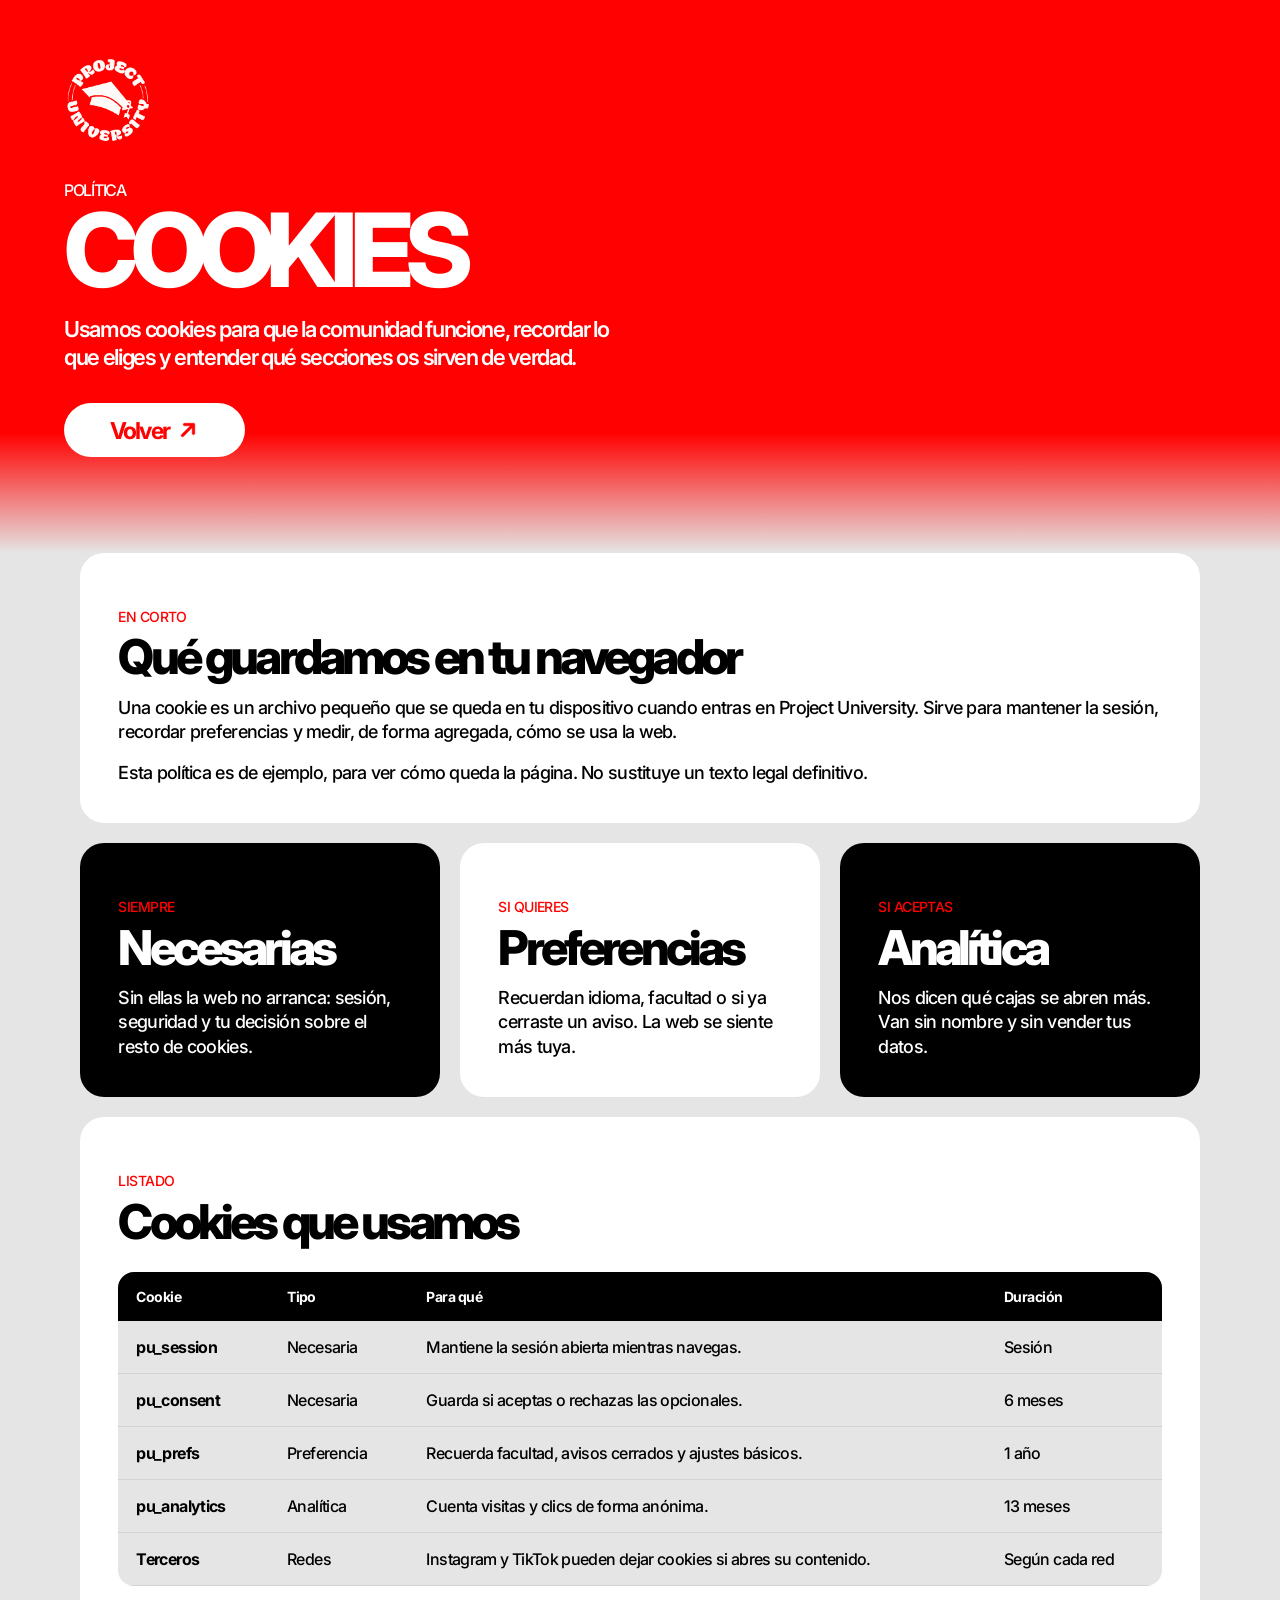
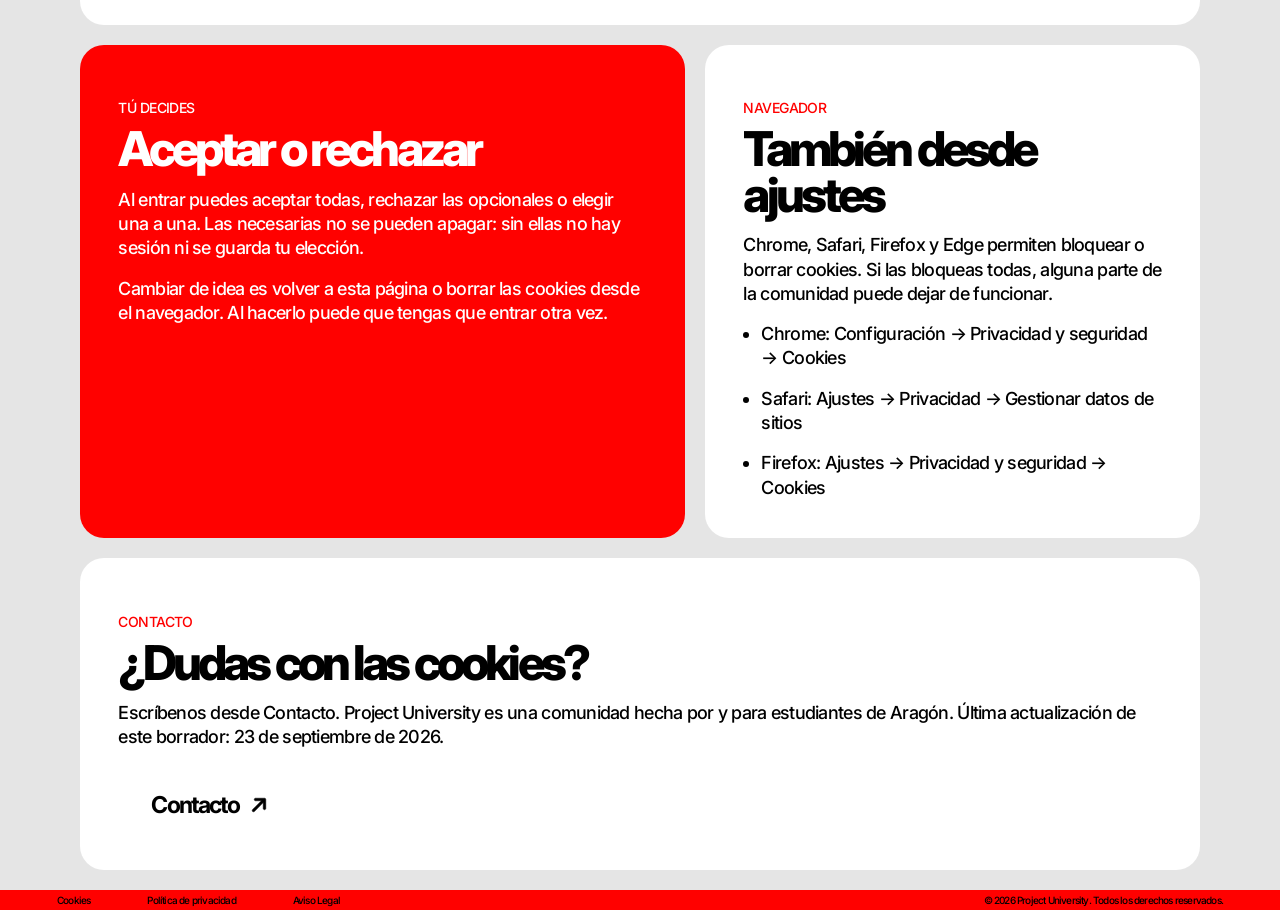
<file: cookies.html>
<!DOCTYPE html>
<html lang="es">
<head>
    <meta charset="UTF-8">
    <meta name="viewport" content="width=device-width, initial-scale=1.0">
    <title>Cookies · Project University</title>
    <link rel="icon" href="assets/fav-icon.png" type="image/png">
    <link rel="apple-touch-icon" href="assets/fav-icon.png">
    <link rel="manifest" href="site.webmanifest">
    <meta name="theme-color" content="#ff0100">
    <link rel="preconnect" href="https://fonts.googleapis.com">
    <link rel="preconnect" href="https://fonts.gstatic.com" crossorigin>
    <link href="https://fonts.googleapis.com/css2?family=Inter:wght@500;600;700;800&display=swap" rel="stylesheet">
    <link rel="stylesheet" href="styles.css">
</head>
<body>
    <main class="page legal-page">
        <header class="legal-hero">
            <a class="legal-logo" href="/">
                <img src="assets/logo-white.png" alt="Project University" width="88" height="88">
            </a>
            <p class="legal-kicker">POLÍTICA</p>
            <h1>COOKIES</h1>
            <p class="legal-lead">
                Usamos cookies para que la comunidad funcione, recordar lo que eliges
                y entender qué secciones os sirven de verdad.
            </p>
            <a class="btn btn-on-red" href="/">
                Volver
                <img src="assets/arrow-red.svg" alt="" width="22" height="22">
            </a>
        </header>

        <div class="legal-body">
            <section class="legal-panel">
                <p class="eyebrow">EN CORTO</p>
                <h2>Qué guardamos en tu navegador</h2>
                <p>
                    Una cookie es un archivo pequeño que se queda en tu dispositivo cuando entras
                    en Project University. Sirve para mantener la sesión, recordar preferencias
                    y medir, de forma agregada, cómo se usa la web.
                </p>
                <p>
                    Esta política es de ejemplo, para ver cómo queda la página. No sustituye
                    un texto legal definitivo.
                </p>
            </section>

            <section class="legal-types" aria-label="Tipos de cookies">
                <article class="legal-type">
                    <p class="eyebrow">SIEMPRE</p>
                    <h2>Necesarias</h2>
                    <p>Sin ellas la web no arranca: sesión, seguridad y tu decisión sobre el resto de cookies.</p>
                </article>
                <article class="legal-type legal-type-light">
                    <p class="eyebrow">SI QUIERES</p>
                    <h2>Preferencias</h2>
                    <p>Recuerdan idioma, facultad o si ya cerraste un aviso. La web se siente más tuya.</p>
                </article>
                <article class="legal-type">
                    <p class="eyebrow">SI ACEPTAS</p>
                    <h2>Analítica</h2>
                    <p>Nos dicen qué cajas se abren más. Van sin nombre y sin vender tus datos.</p>
                </article>
            </section>

            <section class="legal-panel">
                <p class="eyebrow">LISTADO</p>
                <h2>Cookies que usamos</h2>
                <div class="legal-table-wrap">
                    <table class="legal-table">
                        <thead>
                            <tr>
                                <th>Cookie</th>
                                <th>Tipo</th>
                                <th>Para qué</th>
                                <th>Duración</th>
                            </tr>
                        </thead>
                        <tbody>
                            <tr>
                                <td>pu_session</td>
                                <td>Necesaria</td>
                                <td>Mantiene la sesión abierta mientras navegas.</td>
                                <td>Sesión</td>
                            </tr>
                            <tr>
                                <td>pu_consent</td>
                                <td>Necesaria</td>
                                <td>Guarda si aceptas o rechazas las opcionales.</td>
                                <td>6 meses</td>
                            </tr>
                            <tr>
                                <td>pu_prefs</td>
                                <td>Preferencia</td>
                                <td>Recuerda facultad, avisos cerrados y ajustes básicos.</td>
                                <td>1 año</td>
                            </tr>
                            <tr>
                                <td>pu_analytics</td>
                                <td>Analítica</td>
                                <td>Cuenta visitas y clics de forma anónima.</td>
                                <td>13 meses</td>
                            </tr>
                            <tr>
                                <td>Terceros</td>
                                <td>Redes</td>
                                <td>Instagram y TikTok pueden dejar cookies si abres su contenido.</td>
                                <td>Según cada red</td>
                            </tr>
                        </tbody>
                    </table>
                </div>
            </section>

            <section class="legal-split">
                <article class="legal-panel legal-panel-red">
                    <p class="eyebrow">TÚ DECIDES</p>
                    <h2>Aceptar o rechazar</h2>
                    <p>
                        Al entrar puedes aceptar todas, rechazar las opcionales o elegir una a una.
                        Las necesarias no se pueden apagar: sin ellas no hay sesión ni se guarda tu elección.
                    </p>
                    <p>
                        Cambiar de idea es volver a esta página o borrar las cookies desde el navegador.
                        Al hacerlo puede que tengas que entrar otra vez.
                    </p>
                </article>
                <article class="legal-panel">
                    <p class="eyebrow">NAVEGADOR</p>
                    <h2>También desde ajustes</h2>
                    <p>Chrome, Safari, Firefox y Edge permiten bloquear o borrar cookies. Si las bloqueas todas, alguna parte de la comunidad puede dejar de funcionar.</p>
                    <ul>
                        <li>Chrome: Configuración → Privacidad y seguridad → Cookies</li>
                        <li>Safari: Ajustes → Privacidad → Gestionar datos de sitios</li>
                        <li>Firefox: Ajustes → Privacidad y seguridad → Cookies</li>
                    </ul>
                </article>
            </section>

            <section class="legal-panel legal-panel-last">
                <p class="eyebrow">CONTACTO</p>
                <h2>¿Dudas con las cookies?</h2>
                <p>
                    Escríbenos desde Contacto. Project University es una comunidad hecha por
                    y para estudiantes de Aragón. Última actualización de este borrador: 23 de septiembre de 2026.
                </p>
                <a class="btn btn-on-black" href="/#contacto">
                    Contacto
                    <img src="assets/arrow-black.svg" alt="" width="22" height="22">
                </a>
            </section>
        </div>

        <footer class="site-footer">
            <nav class="footer-links">
                <a href="/cookies" aria-current="page">Cookies</a>
                <a href="/#privacidad">Política de privacidad</a>
                <a href="/#aviso-legal">Aviso Legal</a>
            </nav>
            <p>© 2026 Project University. Todos los derechos reservados.</p>
        </footer>
    </main>
</body>
</html>
</file>
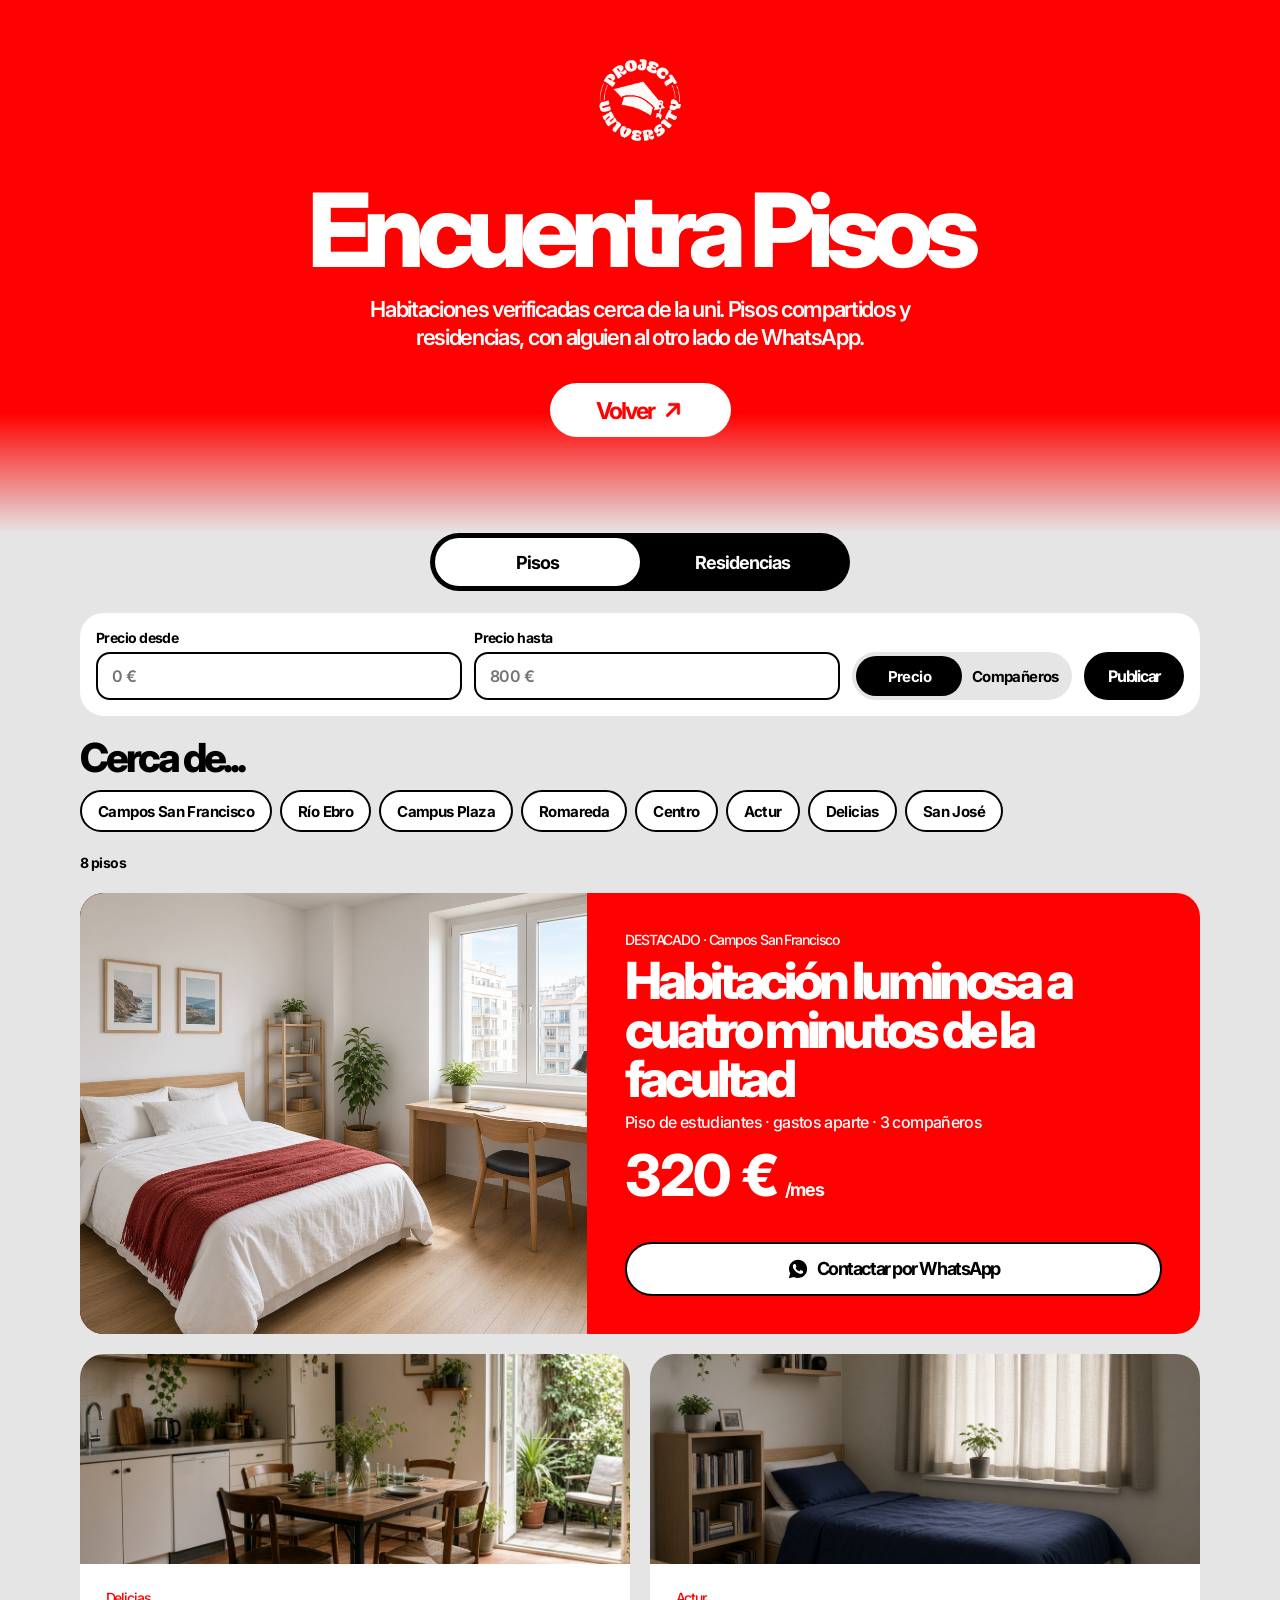
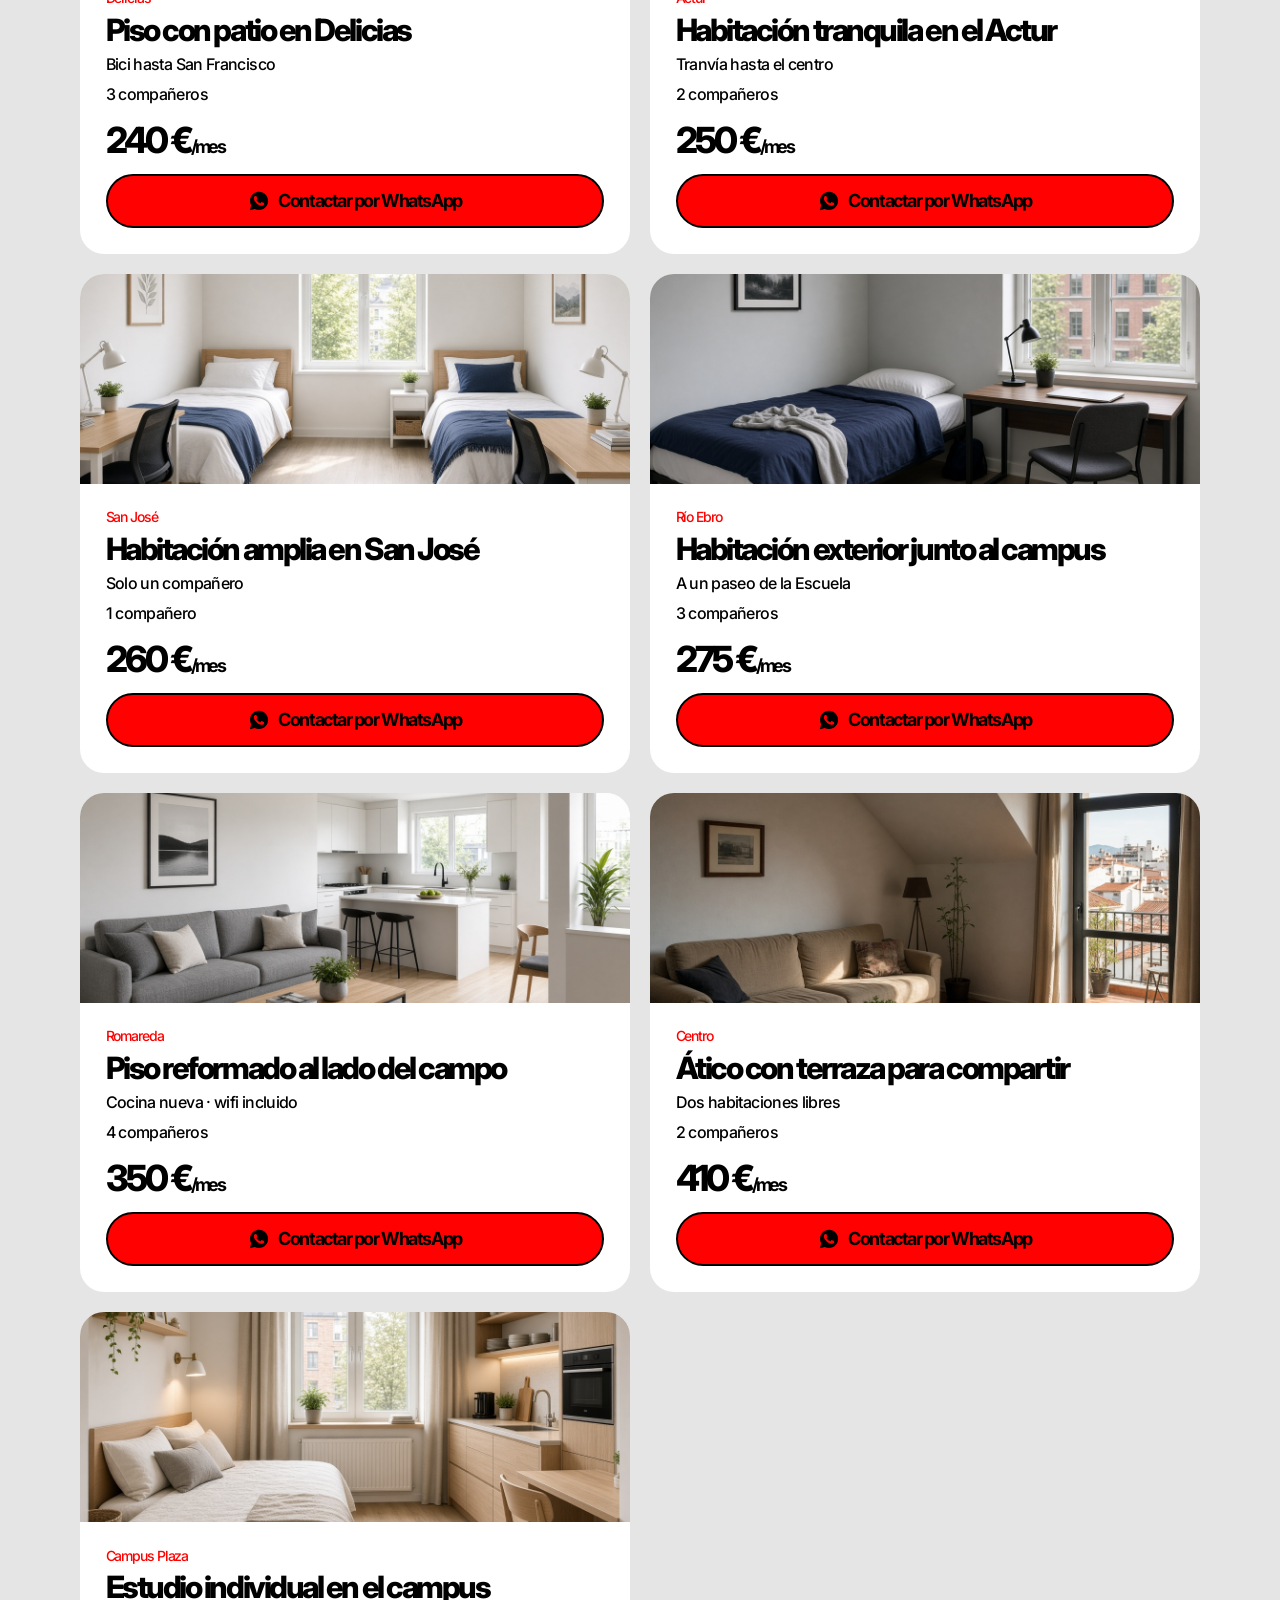
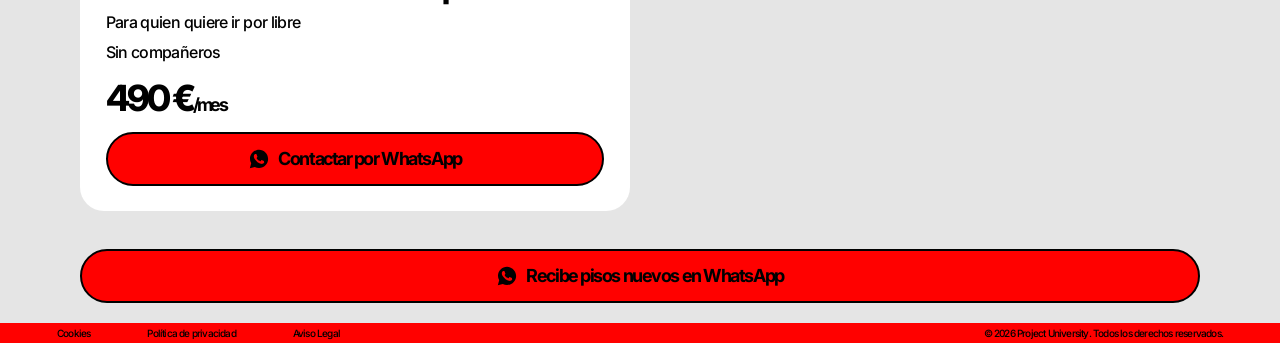
<file: pisos.html>
<!DOCTYPE html>
<html lang="es">
<head>
    <meta charset="UTF-8">
    <meta name="viewport" content="width=device-width, initial-scale=1.0">
    <title>Encuentra Pisos · Project University</title>
    <link rel="icon" href="assets/fav-icon.png" type="image/png">
    <link rel="apple-touch-icon" href="assets/fav-icon.png">
    <link rel="manifest" href="site.webmanifest">
    <meta name="theme-color" content="#ff0100">
    <link rel="preconnect" href="https://fonts.googleapis.com">
    <link rel="preconnect" href="https://fonts.gstatic.com" crossorigin>
    <link href="https://fonts.googleapis.com/css2?family=Inter:wght@500;600;700;800&display=swap" rel="stylesheet">
    <link rel="stylesheet" href="styles.css">
</head>
<body>
    <main class="page pisos-page">
        <header class="legal-hero pisos-hero">
            <a class="legal-logo" href="/">
                <img src="assets/logo-white.png" alt="Project University" width="88" height="88">
            </a>
            <h1>Encuentra Pisos</h1>
            <p class="legal-lead">
                Habitaciones verificadas cerca de la uni. Pisos compartidos y residencias,
                con alguien al otro lado de WhatsApp.
            </p>
            <a class="btn btn-on-red" href="/">
                Volver
                <img src="assets/arrow-red.svg" alt="" width="22" height="22">
            </a>
        </header>

        <div class="legal-body pisos-body">
            <div class="mode-switch" role="group" aria-label="Tipo de alojamiento">
                <button type="button" data-type="piso" aria-pressed="true">Pisos</button>
                <button type="button" data-type="residencia" aria-pressed="false">Residencias</button>
            </div>

            <div class="pisos-filters">
                <label class="price-field">
                    <span>Precio desde</span>
                    <input id="price-min" type="number" inputmode="numeric" min="0" step="10" placeholder="0 €">
                </label>
                <label class="price-field">
                    <span>Precio hasta</span>
                    <input id="price-max" type="number" inputmode="numeric" min="0" step="10" placeholder="800 €">
                </label>
                <div class="sort-switch" role="group" aria-label="Ordenar por">
                    <button type="button" data-sort="precio" aria-pressed="true">Precio</button>
                    <button type="button" data-sort="companeros" aria-pressed="false">Compañeros</button>
                </div>
                <button class="btn btn-solid pisos-publish" type="button" id="open-publish">Publicar</button>
            </div>

            <section class="cerca" aria-labelledby="cerca-title">
                <h2 id="cerca-title">Cerca de...</h2>
                <div class="zone-row" id="zones"></div>
            </section>

            <p class="piso-count" id="piso-count" aria-live="polite"></p>
            <div class="piso-list" id="piso-list"></div>
            <a class="btn wa-btn pisos-alerts" href="https://linktr.ee/projectuniversity_" target="_blank" rel="noopener noreferrer">
                <svg viewBox="0 0 24 24" width="22" height="22" aria-hidden="true">
                    <path fill="currentColor" d="M12.04 2C6.58 2 2.15 6.4 2.15 11.83c0 1.74.46 3.44 1.34 4.94L2 22l5.39-1.4a10 10 0 0 0 4.65 1.18h.01c5.46 0 9.89-4.4 9.89-9.83C21.94 6.4 17.5 2 12.04 2zm5.76 13.9c-.24.68-1.4 1.3-1.94 1.38-.5.08-1.12.11-1.8-.11-.42-.14-.95-.31-1.64-.6-2.88-1.24-4.76-4.14-4.9-4.33-.14-.19-1.16-1.54-1.16-2.94s.73-2.08 1-2.37c.24-.28.64-.41 1.02-.41.12 0 .23 0 .33.01.3.01.44.03.64.49.24.58.82 2 .89 2.15.07.14.12.32.02.5-.1.19-.14.31-.28.48-.14.16-.3.37-.42.49-.14.14-.28.29-.12.55.16.26.7 1.16 1.5 1.88 1.04.92 1.91 1.21 2.18 1.35.27.14.43.12.59-.07.16-.19.68-.79.86-1.06.18-.28.36-.23.6-.14.24.09 1.54.73 1.8.86.26.13.44.2.5.31.07.11.07.64-.17 1.32z"/>
                </svg>
                Recibe pisos nuevos en WhatsApp
            </a>
        </div>

        <dialog class="pisos-dialog" id="publish-dialog" aria-labelledby="publish-title">
            <div class="pisos-sheet">
                <header class="pisos-sheet-bar">
                    <p>PUBLICAR</p>
                    <button class="pisos-sheet-close" type="button" data-close>Cerrar</button>
                </header>
                <div class="pisos-sheet-body">
                    <form class="pisos-form" id="publish-form" novalidate>
                        <p class="eyebrow">TU OFERTA</p>
                        <h2 id="publish-title">Publica un piso</h2>
                        <p class="pisos-form-lead">Sale en el listado de esta comunidad. El destacado de la página se queda fijo.</p>

                        <label class="field">
                            <span>Título</span>
                            <input name="titulo" type="text" required maxlength="80" placeholder="Habitación luminosa en el centro">
                        </label>
                        <label class="field">
                            <span>Zona</span>
                            <select name="zona" required></select>
                        </label>
                        <div class="pisos-form-row">
                            <label class="field">
                                <span>Precio al mes</span>
                                <input name="precio" type="number" inputmode="numeric" min="1" max="5000" required placeholder="320">
                            </label>
                            <label class="field">
                                <span>Compañeros</span>
                                <input name="companeros" type="number" inputmode="numeric" min="0" max="12" required placeholder="2">
                            </label>
                        </div>
                        <label class="field">
                            <span>WhatsApp</span>
                            <input name="whatsapp" type="tel" inputmode="tel" required maxlength="20" placeholder="600 000 000">
                        </label>
                        <p class="form-error" data-form-error hidden></p>
                        <button class="btn btn-solid pisos-publish" type="submit">Publicar</button>
                    </form>
                </div>
            </div>
        </dialog>

        <footer class="site-footer">
            <nav class="footer-links">
                <a href="/cookies">Cookies</a>
                <a href="/#privacidad">Política de privacidad</a>
                <a href="/#aviso-legal">Aviso Legal</a>
            </nav>
            <p>© 2026 Project University. Todos los derechos reservados.</p>
        </footer>
    </main>
    <script src="pisos.js"></script>
</body>
</html>
</file>
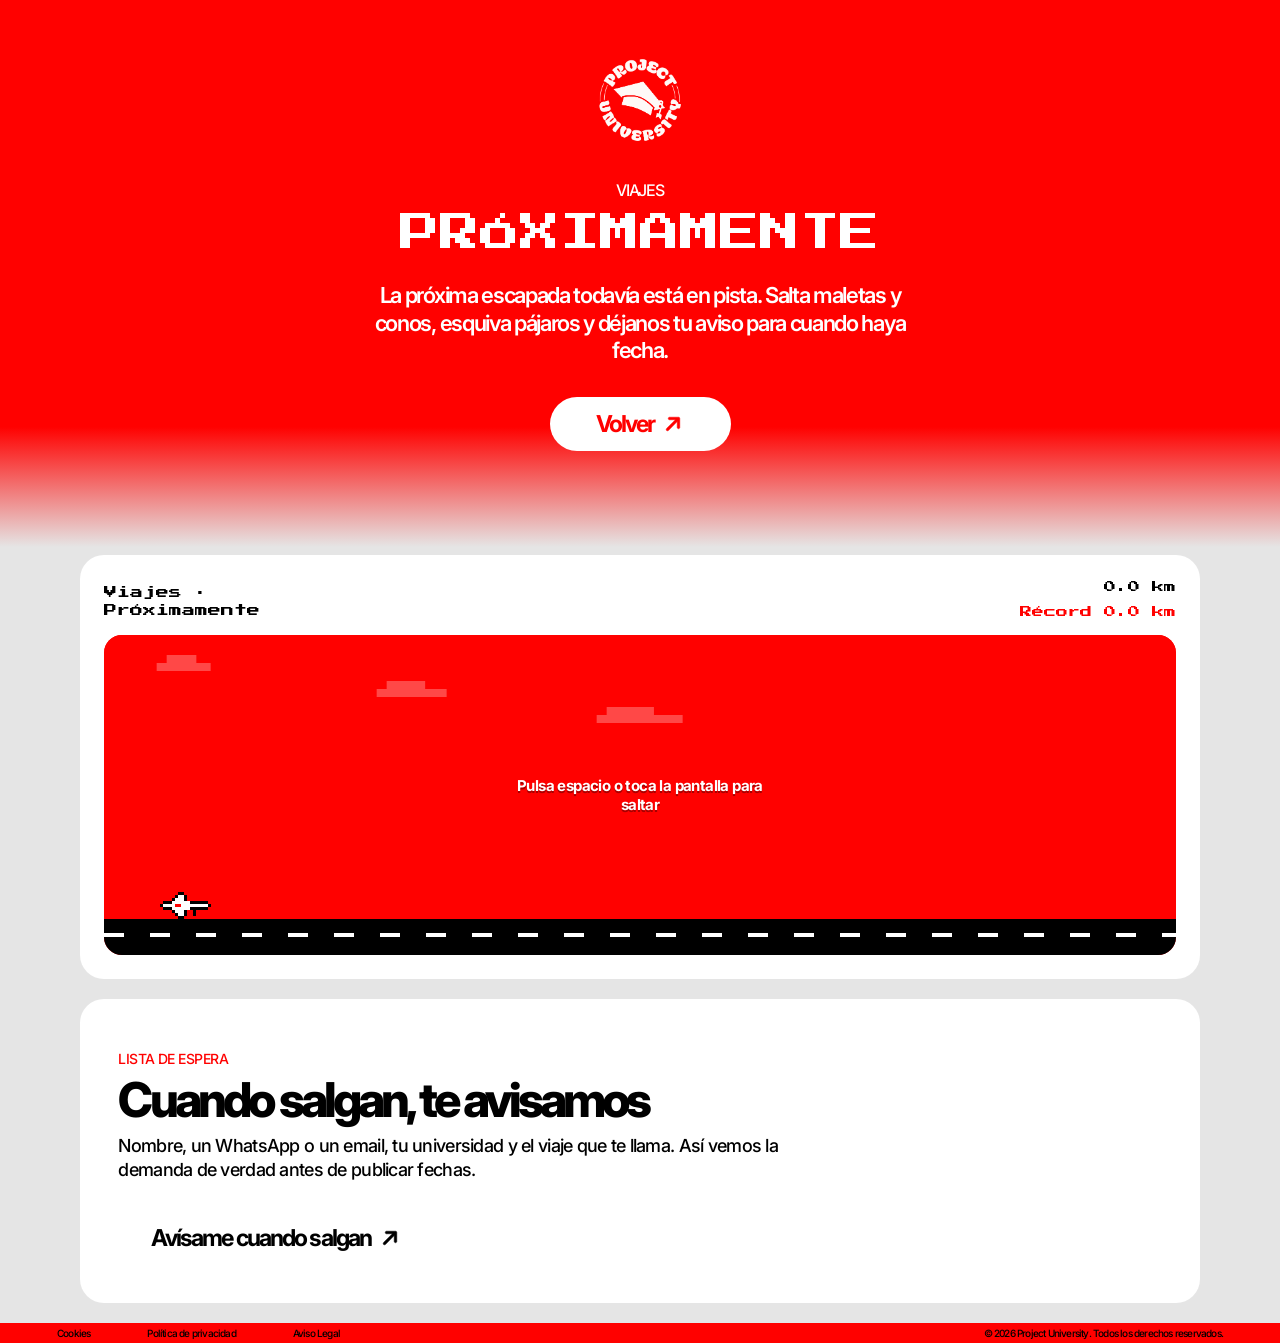
<file: viajes.html>
<!DOCTYPE html>
<html lang="es">
<head>
    <meta charset="UTF-8">
    <meta name="viewport" content="width=device-width, initial-scale=1.0">
    <title>Viajes · Próximamente · Project University</title>
    <link rel="icon" href="assets/fav-icon.png" type="image/png">
    <link rel="apple-touch-icon" href="assets/fav-icon.png">
    <link rel="manifest" href="site.webmanifest">
    <meta name="theme-color" content="#ff0100">
    <link rel="preconnect" href="https://fonts.googleapis.com">
    <link rel="preconnect" href="https://fonts.gstatic.com" crossorigin>
    <link href="https://fonts.googleapis.com/css2?family=Inter:wght@500;600;700;800&family=Press+Start+2P&display=swap" rel="stylesheet">
    <link rel="stylesheet" href="styles.css">
</head>
<body>
    <main class="page viajes-page">
        <header class="legal-hero viajes-hero">
            <a class="legal-logo" href="/">
                <img src="assets/logo-white.png" alt="Project University" width="88" height="88">
            </a>
            <p class="legal-kicker">VIAJES</p>
            <h1>PRÓXIMAMENTE</h1>
            <p class="legal-lead">
                La próxima escapada todavía está en pista. Salta maletas y conos,
                esquiva pájaros y déjanos tu aviso para cuando haya fecha.
            </p>
            <a class="btn btn-on-red" href="/">
                Volver
                <img src="assets/arrow-red.svg" alt="" width="22" height="22">
            </a>
        </header>

        <div class="legal-body viajes-body">
            <section class="flight-card" aria-label="Viajes · Próximamente">
                <div class="flight-top">
                    <p class="pixel flight-label">Viajes · Próximamente</p>
                    <div class="flight-meters">
                        <p class="pixel"><span data-km>0.0</span> km</p>
                        <p class="pixel flight-record">Récord <span data-record>0.0</span> km</p>
                    </div>
                </div>
                <div class="flight-stage" id="flight-stage">
                    <canvas id="flight" width="640" height="320" aria-hidden="true"></canvas>
                    <div class="flight-overlay">
                        <p class="pixel flight-boom" data-status hidden>Turbulencias</p>
                        <p class="flight-scoreline" data-scoreline hidden></p>
                        <p class="flight-hint" data-hint>Pulsa espacio o toca la pantalla para saltar</p>
                    </div>
                </div>
            </section>

            <section class="legal-panel viajes-wait">
                <p class="eyebrow">LISTA DE ESPERA</p>
                <h2>Cuando salgan, te avisamos</h2>
                <p>
                    Nombre, un WhatsApp o un email, tu universidad y el viaje que te llama.
                    Así vemos la demanda de verdad antes de publicar fechas.
                </p>
                <button class="btn btn-on-black viajes-cta" type="button" id="open-waitlist">
                    Avísame cuando salgan
                    <img src="assets/arrow-black.svg" alt="" width="22" height="22">
                </button>
            </section>
        </div>

        <dialog class="waitlist-dialog" id="waitlist-dialog" aria-labelledby="waitlist-title">
            <div class="waitlist-screen">
                <header class="waitlist-bar">
                    <p class="waitlist-bar-kicker">VIAJES</p>
                    <button class="waitlist-close" type="button" data-close>Cerrar</button>
                </header>
                <div class="waitlist-screen-body">
            <form class="waitlist-form" id="waitlist-form" novalidate>
                <p class="eyebrow">AVISO</p>
                <h2 id="waitlist-title">Avísame cuando salgan</h2>
                <p class="waitlist-lead">Formulario corto. Solo para la lista de espera de viajes.</p>

                <label class="field">
                    <span>Nombre</span>
                    <input name="nombre" type="text" autocomplete="name" required maxlength="80" placeholder="Tu nombre">
                </label>
                <label class="field">
                    <span>WhatsApp o email</span>
                    <input name="contacto" type="text" autocomplete="email" inputmode="email" required maxlength="120" placeholder="600 000 000 o tu@email.com">
                </label>
                <label class="field">
                    <span>Universidad</span>
                    <input name="universidad" type="text" autocomplete="organization" required maxlength="120" placeholder="Universidad de Zaragoza">
                </label>

                <fieldset class="field">
                    <legend>Qué viaje te interesa</legend>
                    <div class="trip-options">
                        <label><input type="radio" name="tipo" value="nieve" required> Nieve</label>
                        <label><input type="radio" name="tipo" value="playa"> Playa</label>
                        <label><input type="radio" name="tipo" value="fin de curso"> Fin de curso</label>
                        <label><input type="radio" name="tipo" value="internacional"> Internacional</label>
                    </div>
                </fieldset>

                <label class="privacy-check">
                    <input name="privacidad" type="checkbox" required>
                    <span>Acepto la <a href="/#privacidad">política de privacidad</a> y que Project University guarde estos datos para avisarme.</span>
                </label>

                <p class="form-error" data-form-error hidden></p>

                <button class="btn btn-on-black viajes-cta" type="submit">
                    Apuntarme
                    <img src="assets/arrow-black.svg" alt="" width="22" height="22">
                </button>
            </form>
            <div class="waitlist-thanks" data-thanks hidden>
                <p class="eyebrow">LISTA</p>
                <h2>Estás dentro</h2>
                <p>Te escribimos cuando haya fecha para ese viaje.</p>
                <button class="btn btn-on-black viajes-cta" type="button" data-close>
                    Cerrar
                    <img src="assets/arrow-black.svg" alt="" width="22" height="22">
                </button>
            </div>
                </div>
            </div>
        </dialog>

        <footer class="site-footer">
            <nav class="footer-links">
                <a href="/cookies">Cookies</a>
                <a href="/#privacidad">Política de privacidad</a>
                <a href="/#aviso-legal">Aviso Legal</a>
            </nav>
            <p>© 2026 Project University. Todos los derechos reservados.</p>
        </footer>
    </main>
    <script src="viajes.js"></script>
</body>
</html>
</file>
<file: styles.css>
:root {
    --red: #ff0100;
    --black: #000000;
    --white: #ffffff;
    --bg: #e5e5e5;
    --radius: 24px;
    --gap: 20px;
    --pad: 20px;
    --font: "Inter", sans-serif;
}

* {
    margin: 0;
    padding: 0;
    box-sizing: border-box;
}

html {
    scroll-behavior: smooth;
}

html,
body {
    min-height: 100%;
}

body {
    font-family: var(--font);
    background: var(--bg);
    color: var(--black);
    -webkit-font-smoothing: antialiased;
}

img,
svg,
picture,
video,
canvas {
    -webkit-user-drag: none;
    user-select: none;
    -webkit-user-select: none;
    -webkit-touch-callout: none;
}

img {
    display: block;
    max-width: 100%;
}

a {
    color: inherit;
    text-decoration: none;
}

.page {
    min-height: 100vh;
    min-height: 100dvh;
    display: flex;
    flex-direction: column;
    background: var(--bg);
}

.hero {
    position: relative;
    min-height: 100vh;
    min-height: 100dvh;
    background: var(--red);
    color: var(--white);
    display: flex;
    flex-direction: column;
    align-items: center;
    justify-content: flex-start;
    text-align: center;
    overflow: hidden;
    padding: 72px 24px 0;
}

.hero::after {
    content: "";
    position: absolute;
    left: 0;
    right: 0;
    bottom: 0;
    height: 52vh;
    background: linear-gradient(
        180deg,
        rgb(229 229 229 / 0%) 0%,
        rgb(229 229 229 / 12%) 35%,
        var(--bg) 100%
    );
    pointer-events: none;
    z-index: 0;
}

.hero-logo {
    width: 116px;
    height: 116px;
    object-fit: contain;
    margin-bottom: 32px;
    position: relative;
    z-index: 2;
}

.hero-title {
    position: relative;
    z-index: 2;
    width: 100%;
    font-size: clamp(42px, 5.4vw, 78px);
    font-weight: 700;
    letter-spacing: -0.08em;
    line-height: 1.078;
    max-width: 1201px;
}

.br-narrow {
    display: none;
}

.hero-last {
    display: flex;
    align-items: center;
    justify-content: center;
    gap: 0.18em;
    white-space: nowrap;
}

.hero-flecha {
    width: 0.86em;
    height: 0.8em;
    flex-shrink: 0;
}

.hero-smiley {
    width: 1.06em;
    height: 0.94em;
    flex-shrink: 0;
}

.hero-lead {
    position: relative;
    z-index: 2;
    margin-top: 28px;
    font-size: 24px;
    font-weight: 500;
    letter-spacing: -0.08em;
    line-height: 1.25;
    max-width: 559px;
}

.hero-scroll {
    position: relative;
    z-index: 2;
    margin-top: 48px;
    width: 38px;
    height: 38px;
    animation: hero-bounce 1.8s ease-in-out infinite;
}

.hero-scroll img {
    width: 38px;
    height: 38px;
}

@keyframes hero-bounce {
    0%,
    100% { transform: translateY(0); }
    50% { transform: translateY(8px); }
}

.hero-deco {
    position: absolute;
    pointer-events: none;
    z-index: 1;
    will-change: transform;
}

.hero-keys {
    left: 2%;
    top: 18%;
    width: min(28vw, 380px);
    transform-origin: 32% 10%;
    transform: rotate(-31.3deg);
    animation: hero-keys-move 2.8s ease-in-out infinite alternate;
}

.hero-wa {
    right: 14%;
    top: 16%;
    width: min(16vw, 228px);
    transform-origin: center center;
    animation: hero-wa-move 2.4s ease-in-out 0.35s infinite alternate;
}

.hero-bag {
    right: 4%;
    top: 42%;
    width: min(22vw, 320px);
    object-fit: contain;
    transform-origin: 50% 80%;
    animation: hero-bag-move 3.2s ease-in-out 0.7s infinite alternate;
}

@keyframes hero-keys-move {
    from { transform: rotate(-31.3deg) translate(0, 0); }
    to { transform: rotate(-38.8deg) translate(-3.24%, -16.29%); }
}

@keyframes hero-wa-move {
    from { transform: scale(1) translate(0, 0); }
    to { transform: scale(1.094) translate(-1%, 10%); }
}

@keyframes hero-bag-move {
    from { transform: rotate(0deg) translate(0, 0); }
    to { transform: rotate(2.89deg) translate(0, 8%); }
}

@media (prefers-reduced-motion: reduce) {
    .hero-deco,
    .hero-scroll,
    .logo-corona {
        animation: none;
    }
}

.bento {
    flex: 1;
    width: 100%;
    min-height: 100vh;
    min-height: 100dvh;
    padding: var(--pad);
    display: flex;
    flex-direction: column;
    gap: var(--gap);
    background: var(--bg);
}

.fila-01 {
    display: flex;
    gap: var(--gap);
    height: 290px;
    flex-shrink: 0;
}

.fila-02 {
    flex: 1 1 auto;
    min-height: 0;
    max-height: 640px;
    display: grid;
    grid-template-columns: minmax(0, 1fr) minmax(0, 1fr) 200px minmax(0, 1fr) minmax(0, 1fr);
    grid-template-rows: 200px minmax(0, 1fr);
    grid-template-areas:
        "pisos viajes logo tablon tablon"
        "pisos viajes multi  multi  multi";
    gap: var(--gap);
}

.col-derecha,
.superior {
    display: contents;
}

.card {
    position: relative;
    overflow: hidden;
    border-radius: var(--radius);
    cursor: pointer;
}

.card-copy {
    position: relative;
    z-index: 2;
    display: flex;
    flex-direction: column;
    align-items: flex-start;
    min-width: 0;
    max-width: 100%;
}

.card h2 {
    font-weight: 800;
    line-height: 1;
    letter-spacing: -0.08em;
}

.subtitle {
    font-weight: 600;
    letter-spacing: -0.08em;
    line-height: 1.2;
}

.eyebrow {
    font-weight: 500;
    letter-spacing: -0.08em;
    line-height: 1.2;
}

.btn {
    display: inline-flex;
    align-items: center;
    justify-content: center;
    gap: 8px;
    height: 54px;
    min-width: 181px;
    padding: 8px 31px;
    border-radius: 32px;
    font-family: inherit;
    font-size: 23.25px;
    font-weight: 700;
    letter-spacing: -0.08em;
    line-height: 1;
    white-space: nowrap;
    border: 2px solid transparent;
    transition: transform 0.2s ease, background-color 0.2s ease, color 0.2s ease, border-color 0.2s ease, filter 0.2s ease;
}

.btn img {
    width: 22px;
    height: 22px;
    transform: rotate(180deg);
    flex-shrink: 0;
}

.btn:hover {
    transform: scale(1.03);
}

.btn-on-red {
    background: var(--white);
    color: var(--red);
}

.btn-on-red:hover,
.btn-on-red:focus-visible {
    background: var(--black);
    color: var(--red);
    border-color: var(--red);
}

.btn-on-black {
    background: var(--white);
    color: var(--black);
}

.btn-on-black:hover,
.btn-on-black:focus-visible {
    background: var(--red);
    color: var(--white);
    border-color: var(--white);
}

.btn-on-black:hover img,
.btn-on-black:focus-visible img {
    filter: brightness(0) invert(1);
}

.btn-outline {
    background: transparent;
    color: var(--white);
    border-color: var(--red);
    width: 100%;
    min-width: 0;
}

.btn-outline:hover,
.btn-outline:focus-visible {
    background: var(--white);
    color: var(--red);
    border-color: var(--white);
}

.btn-outline:hover img,
.btn-outline:focus-visible img {
    filter: brightness(0) saturate(100%) invert(16%) sepia(97%) saturate(7492%) hue-rotate(1deg) brightness(97%) contrast(118%);
}

.art {
    position: absolute;
    pointer-events: none;
    z-index: 1;
    transition: transform 0.55s cubic-bezier(0.33, 1, 0.68, 1);
}

/* GRUPOS */
.card-grupos {
    flex: 1.59;
    min-width: 0;
    background: var(--red);
    color: var(--white);
    padding: 40px 34px 40px 32px;
    display: flex;
    align-items: center;
    transform-origin: center center;
    transition: background-color 0.5s ease, transform 0.6s cubic-bezier(0.22, 1, 0.36, 1);
}

.card-grupos:hover,
.card-grupos:focus-within {
    background: var(--black);
}

.card-grupos h2 {
    font-size: 64px;
}

.card-grupos .subtitle {
    font-size: 28px;
    margin-top: 2px;
}

.card-grupos .btn {
    margin-top: 45px;
}

.art-whatsapp {
    width: 311px;
    height: 311px;
    right: 0;
    top: -16px;
    object-fit: cover;
}

/* SALSEO */
.card-salseo {
    flex: 1;
    min-width: 0;
    color: var(--white);
    padding: 40px 34px 40px 32px;
    display: flex;
    align-items: center;
    background: var(--red);
    transform-origin: center center;
    transition: background-color 0.5s ease, transform 0.6s cubic-bezier(0.22, 1, 0.36, 1);
}

.card-salseo:hover,
.card-salseo:focus-within {
    background: var(--black);
}

.card-salseo::before,
.card-salseo::after {
    content: "";
    position: absolute;
    inset: 0;
    border-radius: inherit;
    pointer-events: none;
    transition: opacity 0.5s ease;
}

.card-salseo::before {
    background: url("assets/salseo.jpg") center / cover no-repeat;
    opacity: 0.8;
}

.card-salseo::after {
    background: url("assets/salseo2.png") center / cover no-repeat;
    opacity: 0;
}

.card-salseo:hover::before,
.card-salseo:focus-within::before {
    opacity: 0;
}

.card-salseo:hover::after,
.card-salseo:focus-within::after {
    opacity: 0.8;
}

.card-salseo h2 {
    font-size: 56px;
}

.card-salseo .subtitle {
    font-size: 20px;
    margin-top: 4px;
}

.card-salseo .btn {
    margin-top: 38px;
}

/* PISOS */
.card-pisos {
    grid-area: pisos;
    min-width: 0;
    background: var(--black);
    color: var(--white);
    padding: 50px clamp(16px, 2.2vw, 32px) 0;
    transform-origin: center center;
    transition: background-color 0.5s ease, transform 0.6s cubic-bezier(0.22, 1, 0.36, 1);
}

.card-pisos:hover,
.card-pisos:focus-within {
    background: var(--red);
}

.card-pisos .eyebrow {
    display: flex;
    align-items: center;
    height: 29px;
    color: var(--red);
    font-size: 16px;
    line-height: 1;
    transition: color 0.5s ease;
}

.card-pisos:hover .eyebrow,
.card-pisos:focus-within .eyebrow {
    color: var(--white);
}

.card-pisos h2 {
    font-size: clamp(40px, 3.9vw, 56px);
    margin-top: 2px;
}

.card-pisos .subtitle {
    font-size: 20px;
    margin-top: 4px;
}

.card-pisos .btn {
    margin-top: 61px;
    min-width: 0;
    width: min(181px, 100%);
}

.art-llaves {
    width: 260px;
    height: 460px;
    left: auto;
    top: auto;
    right: -118px;
    bottom: -70px;
    object-fit: contain;
    max-width: none;
    transform: rotate(-11.4deg);
    transform-origin: 100% 90%;
}

/* VIAJES */
.card-viajes {
    grid-area: viajes;
    min-width: 0;
    background: var(--black);
    color: var(--white);
    padding: 50px clamp(16px, 2.2vw, 32px) 0;
    transform-origin: center center;
    transition: background-color 0.5s ease, transform 0.6s cubic-bezier(0.22, 1, 0.36, 1);
}

.card-viajes:hover,
.card-viajes:focus-within {
    background: var(--red);
}

.what-next {
    width: min(153px, 100%);
    height: 29px;
    overflow: hidden;
    position: relative;
}

.what-next img {
    position: absolute;
    height: 411.51%;
    width: 136.44%;
    left: -19.26%;
    top: -146.22%;
    max-width: none;
    object-fit: cover;
}

.card-viajes h2 {
    font-size: clamp(40px, 3.9vw, 56px);
    margin-top: 2px;
}

.card-viajes .subtitle {
    font-size: 20px;
    margin-top: 4px;
}

.card-viajes .btn {
    margin-top: 61px;
    min-width: 0;
    width: min(181px, 100%);
}

.art-maleta {
    width: 263px;
    height: 314px;
    left: 50%;
    bottom: -8px;
    transform: translateX(0%);
    object-fit: cover;
    object-position: 70% 20%;
}

@media (prefers-reduced-motion: no-preference) {
    .card-grupos:hover,
    .card-grupos:focus-within,
    .card-salseo:hover,
    .card-salseo:focus-within,
    .card-tablon:hover,
    .card-tablon:focus-within,
    .card-pisos:hover,
    .card-pisos:focus-within,
    .card-viajes:hover,
    .card-viajes:focus-within {
        transform: scale(0.985);
    }

    .card-tablon:hover .art-notas,
    .card-tablon:focus-within .art-notas {
        transform: scale(1.08) rotate(-6deg);
    }

    .multi-poster:hover img,
    .multi-poster:focus-within img {
        transform: scale(1.06);
    }
}

/* LOGO */
.card-logo {
    grid-area: logo;
    width: 200px;
    height: 200px;
    flex-shrink: 0;
    background: var(--white);
    display: flex;
    align-items: center;
    justify-content: center;
    padding: 20px;
    cursor: default;
}

.logo-mark {
    position: relative;
    width: 158px;
    height: 158px;
    flex-shrink: 0;
}

.logo-mark img {
    position: absolute;
    inset: 0;
    width: 100%;
    height: 100%;
    object-fit: contain;
}

.logo-corona {
    animation: logo-spin 14s linear infinite;
}

@keyframes logo-spin {
    to { transform: rotate(360deg); }
}

/* TABLÓN */
.card-tablon {
    grid-area: tablon;
    min-width: 0;
    background: var(--red);
    color: var(--white);
    padding: 24px 32px;
    display: flex;
    align-items: center;
    justify-content: space-between;
    flex-wrap: wrap;
    gap: 16px 24px;
    transform-origin: center center;
    transition: background-color 0.5s ease, transform 0.6s cubic-bezier(0.22, 1, 0.36, 1);
}

.card-tablon:hover,
.card-tablon:focus-within {
    background: var(--black);
}

.card-tablon .card-copy {
    flex: 0 0 auto;
}

.card-tablon .btn {
    display: flex;
    flex: 1 1 auto;
    width: auto;
    max-width: none;
    min-width: 181px;
    margin-left: 18%;
}

.card-tablon .eyebrow {
    font-size: 16px;
    transition: color 0.5s ease;
}

.card-tablon:hover .eyebrow,
.card-tablon:focus-within .eyebrow {
    color: var(--red);
}

.card-tablon h2 {
    font-size: 56px;
}

.card-tablon .subtitle {
    font-size: 20px;
}

.card-tablon .art-notas {
    display: none;
}

/* MULTIFUNCIÓN */
.card-multi {
    grid-area: multi;
    min-width: 0;
    min-height: 0;
    background: var(--black);
    padding: clamp(16px, 2vw, 28px) clamp(20px, 2.4vw, 32px);
    display: flex;
    align-items: stretch;
    justify-content: flex-start;
    gap: clamp(16px, 2.4vw, 40px);
    cursor: default;
}

.multi-poster {
    flex: 0 0 auto;
    height: 100%;
    width: auto;
    max-width: min(341px, 46%);
    aspect-ratio: 341 / 360;
    border-radius: var(--radius);
    overflow: hidden;
    background: var(--white);
}

.multi-poster img {
    width: 100%;
    height: 100%;
    object-fit: cover;
    object-position: center;
    transition: transform 0.55s cubic-bezier(0.33, 1, 0.68, 1);
}

.multi-poster .multi-fallback {
    object-position: center 28%;
}

.multi-poster {
    position: relative;
}

.multi-fallback {
    display: block;
}

.multi-poster.has-slides .multi-fallback {
    opacity: 0;
}

.multi-slide.is-default img {
    object-position: center;
}

.multi-slide {
    position: absolute;
    inset: 0;
    z-index: 1;
    display: block;
    overflow: hidden;
    color: var(--white);
    text-decoration: none;
    background: var(--red);
    opacity: 0;
    pointer-events: none;
    transition: opacity 0.45s ease;
}

.multi-slide.is-active {
    opacity: 1;
    pointer-events: auto;
}

.multi-slide-copy {
    position: absolute;
    left: 0;
    right: 0;
    bottom: 0;
    z-index: 1;
    padding: 22px 10px 8px;
    background: linear-gradient(transparent, rgba(0, 0, 0, 0.72));
}

.multi-kicker {
    display: block;
    margin-bottom: 2px;
    font-size: 9px;
    font-weight: 700;
    letter-spacing: 0.12em;
    text-transform: uppercase;
    color: rgba(255, 255, 255, 0.78);
}

.multi-title {
    display: -webkit-box;
    -webkit-line-clamp: 3;
    -webkit-box-orient: vertical;
    overflow: hidden;
    font-size: clamp(11px, 1.15vw, 16px);
    font-weight: 800;
    line-height: 1.05;
    letter-spacing: -0.03em;
}

.multi-dots {
    position: absolute;
    z-index: 2;
    top: 8px;
    left: 8px;
    display: flex;
    gap: 4px;
}

.multi-dots button {
    width: 6px;
    height: 6px;
    padding: 0;
    border: 0;
    border-radius: 99px;
    background: rgba(255, 255, 255, 0.55);
    cursor: pointer;
}

.multi-dots button[aria-current="true"] {
    width: 14px;
    background: var(--white);
}

.multi-actions {
    display: flex;
    flex-direction: column;
    justify-content: space-between;
    gap: clamp(10px, 1.6vh, 24px);
    flex: 1 1 0;
    width: 100%;
    max-width: none;
    min-width: 0;
    align-items: stretch;
}

.multi-actions .btn {
    display: flex;
    width: 100%;
    max-width: none;
    flex: 0 0 auto;
    height: 54px;
    min-height: 54px;
    max-height: 54px;
    box-sizing: border-box;
}

/* FOOTER */
.site-footer {
    display: flex;
    align-items: center;
    justify-content: space-between;
    gap: 24px;
    height: 20px;
    padding: 0 57px 0 57px;
    background: var(--red);
    color: var(--black);
    flex-shrink: 0;
}

.footer-links {
    display: flex;
    gap: 57px;
    align-items: center;
}

.site-footer a,
.site-footer p {
    font-size: 10px;
    font-weight: 500;
    letter-spacing: -0.08em;
    white-space: nowrap;
}

.site-footer a:hover {
    text-decoration: underline;
}

@media (min-width: 1440px) {
    .hero-title {
        font-size: 78px;
    }
}

/* ========== TABLET ========== */
@media (max-width: 1139px) {
    :root {
        --gap: 15px;
        --pad: 24px;
        --radius: 24px;
    }

    .hero {
        padding: 98px 24px 80px;
        justify-content: flex-start;
    }

    .hero-logo {
        margin-bottom: 64px;
    }

    .hero-title {
        font-size: 71px;
        letter-spacing: -0.08em;
    }

    .br-narrow {
        display: block;
    }

    .br-wide {
        display: none;
    }

    .hero-lead {
        margin-top: 52px;
        font-size: 22px;
        max-width: 406px;
    }

    .hero-scroll {
        margin-top: 72px;
    }

    .hero-keys {
        left: -14%;
        top: 5%;
        width: min(48vw, 368px);
    }

    .hero-wa {
        right: 7%;
        left: auto;
        top: 13%;
        width: min(26vw, 197px);
    }

    .hero-bag {
        right: -8%;
        left: auto;
        top: 36%;
        width: min(40vw, 306px);
    }

    .fila-01,
    .fila-02,
    .col-derecha,
    .superior {
        display: contents;
    }

    .bento {
        display: grid;
        grid-template-columns: 270fr 165fr 270fr;
        grid-template-rows: 241px 259px 154px 257px 194px;
        grid-template-areas:
            "grupos grupos grupos"
            "salseo salseo pisos"
            "viajes logo   pisos"
            "viajes tablon tablon"
            "multi  multi  multi";
        padding-bottom: var(--pad);
    }

    .card-grupos { grid-area: grupos; }
    .card-salseo { grid-area: salseo; }
    .card-pisos { grid-area: pisos; width: auto; }
    .card-viajes { grid-area: viajes; width: auto; }
    .card-logo { grid-area: logo; width: auto; height: auto; }
    .card-tablon { grid-area: tablon; }
    .card-multi { grid-area: multi; }

    .card-grupos,
    .card-salseo {
        padding: 40px 34px 40px 32px;
        flex-direction: column;
        align-items: flex-start;
        justify-content: center;
    }

    .card-grupos h2,
    .card-salseo h2,
    .card-tablon h2 {
        font-size: 56px;
    }

    .card-grupos .subtitle {
        font-size: 22px;
    }

    .card-grupos .btn,
    .card-salseo .btn,
    .card-pisos .btn,
    .card-viajes .btn,
    .card-tablon .btn {
        height: 38px;
        min-width: 134px;
        width: 134px;
        padding: 8px 12px;
        font-size: 18px;
        margin-top: 32px;
        border-radius: 47px;
    }

    .card-grupos .btn {
        margin-top: 45px;
    }

    .card-salseo .btn {
        margin-top: 38px;
    }

    .btn img {
        width: 19px;
        height: 19px;
    }

    .art-whatsapp {
        width: 262px;
        height: 262px;
        right: -14px;
        top: -45px;
    }

    .card-pisos,
    .card-viajes {
        padding: 40px 32px 0;
    }

    .card-pisos .eyebrow,
    .card-tablon .eyebrow {
        font-size: 13px;
    }

    .card-pisos h2,
    .card-viajes h2 {
        font-size: 48px;
    }

    .card-pisos .subtitle,
    .card-viajes .subtitle,
    .card-salseo .subtitle,
    .card-tablon .subtitle {
        font-size: 18px;
    }

    .card-pisos .btn,
    .card-viajes .btn {
        margin-top: 31px;
    }

    .art-llaves {
        width: 184px;
        height: 328px;
        left: auto;
        top: auto;
        right: -56px;
        bottom: -58px;
        transform: rotate(-30deg);
        transform-origin: 85% 90%;
    }

    .what-next {
        width: 127px;
        height: 24px;
    }

    .art-maleta {
        width: 197px;
        height: 236px;
        left: auto;
        right: -20px;
        bottom: -10px;
        transform: none;
    }

    .card-logo {
        padding: 12px;
    }

    .logo-mark {
        width: 130px;
        height: 130px;
    }

    .card-tablon {
        flex-direction: column;
        align-items: flex-start;
        justify-content: center;
        padding: 24px 32px;
        gap: 0;
    }

    .card-tablon .btn {
        margin-top: 24px;
        margin-left: 0;
        flex: 0 0 auto;
        width: 100%;
        height: 38px;
        max-width: none;
        min-width: 0;
        align-self: stretch;
    }

    .card-tablon .art-notas {
        display: block;
        width: 201px;
        height: 201px;
        right: -20px;
        top: 30px;
        object-fit: cover;
    }

    .card-multi {
        display: flex;
        gap: 40px;
        padding: 10px 32px;
        justify-content: center;
        align-items: center;
    }

    .multi-poster {
        flex: 0 0 178px;
        width: 178px;
        max-width: 178px;
        height: 174px;
        align-self: center;
        border-radius: 24px;
    }

    .multi-actions {
        display: grid;
        grid-template-columns: 1fr 1fr;
        gap: 20px;
        max-width: 401px;
        flex: 1 1 auto;
    }

    .multi-actions .btn {
        width: 100%;
        max-width: none;
        flex: unset;
        min-height: 0;
        max-height: none;
        height: 43px;
        font-size: 19px;
    }

    .site-footer {
        height: 18px;
        padding: 0 28px 0 28px;
        gap: 24px;
    }

    .footer-links {
        gap: 30px;
    }

    .site-footer a {
        font-size: 9px;
    }

    .site-footer p {
        font-size: 5px;
    }
}

/* Hero más contenido por debajo de 1040px (1040+ se queda igual) */
@media (max-width: 1039px) {
    .hero {
        padding: 56px 20px 48px;
    }

    .hero-logo {
        width: clamp(72px, 9vw, 96px);
        height: clamp(72px, 9vw, 96px);
        margin-bottom: clamp(28px, 4vw, 40px);
    }

    .br-wide {
        display: block;
    }

    .hero-title {
        font-size: clamp(34px, 5vw, 52px);
        max-width: 14em;
    }

    .hero-lead {
        margin-top: clamp(20px, 3.2vw, 32px);
        font-size: clamp(15px, 1.9vw, 18px);
        max-width: 32ch;
    }

    .hero-scroll {
        margin-top: clamp(28px, 4.5vw, 44px);
    }

    .hero-keys {
        left: -10%;
        top: -4%;
        width: clamp(175px, 23vw, 220px);
    }

    .hero-wa {
        right: 5%;
        top: 7%;
        width: min(14vw, 120px);
    }

    .hero-bag {
        right: -6%;
        top: 40%;
        width: min(26vw, 200px);
    }
}

/* ========== MOBILE ========== */
@media (max-width: 767px) {
    :root {
        --gap: 12px;
        --pad: 16px;
        --radius: 16px;
    }

    .hero {
        padding: 48px 16px 36px;
    }

    .hero-logo {
        width: 60px;
        height: 60px;
        margin-bottom: 24px;
    }

    .hero-title {
        font-size: clamp(26px, 6.8vw, 32px);
        letter-spacing: -0.08em;
        max-width: 12em;
    }

    .hero-lead {
        margin-top: 20px;
        font-size: 13px;
        max-width: 26ch;
    }

    .hero-scroll {
        margin-top: 28px;
        width: 19px;
        height: 19px;
    }

    .hero-keys {
        left: -12%;
        top: -2%;
        width: min(36vw, 136px);
    }

    .hero-wa {
        right: 1%;
        left: auto;
        top: 6%;
        width: min(18vw, 78px);
    }

    .hero-bag {
        right: -12%;
        left: auto;
        top: 46%;
        width: min(34vw, 140px);
    }

    .hero-scroll img {
        width: 19px;
        height: 19px;
    }

    .bento {
        grid-template-columns: 135fr 75fr 1fr 135fr;
        grid-template-rows: 181px 154px 75px 154px 132px;
        grid-template-areas:
            "grupos grupos grupos grupos"
            "salseo salseo salseo pisos"
            "viajes logo   logo   pisos"
            "viajes tablon tablon tablon"
            "multi  multi  multi  multi";
        padding-bottom: var(--pad);
    }

    .card-grupos,
    .card-salseo,
    .card-pisos,
    .card-viajes,
    .card-tablon {
        padding: 16px;
        flex-direction: column;
        justify-content: center;
        align-items: flex-start;
    }

    .card-grupos h2 {
        font-size: 36px;
    }

    .card-salseo h2,
    .card-tablon h2,
    .card-pisos h2,
    .card-viajes h2 {
        font-size: 24px;
    }

    .card-grupos .subtitle {
        font-size: 12px;
    }

    .card-salseo .subtitle,
    .card-tablon .subtitle,
    .card-pisos .subtitle,
    .card-viajes .subtitle {
        font-size: 10px;
    }

    .card-pisos .eyebrow {
        font-size: 7px;
    }

    .card-tablon .eyebrow {
        display: none;
    }

    .card-grupos .btn,
    .card-salseo .btn,
    .card-pisos .btn,
    .card-viajes .btn {
        height: 25px;
        min-width: 89px;
        width: 89px;
        padding: 4px 8px;
        font-size: 11px;
        margin-top: 14px;
        border-radius: 32px;
        gap: 6px;
    }

    .card-tablon .btn {
        flex: 0 0 auto;
        height: 25px;
        width: 100%;
        max-width: none;
        min-width: 0;
        margin-left: 0;
        align-self: stretch;
        padding: 4px 8px;
        font-size: 11px;
        margin-top: 14px;
        border-radius: 32px;
        gap: 6px;
    }

    .card-grupos .btn {
        margin-top: 20px;
    }

    .btn img {
        width: 13px;
        height: 13px;
    }

    .art-whatsapp {
        width: 164px;
        height: 164px;
        right: 5px;
        top: 17px;
    }

    .art-llaves {
        width: 89px;
        height: 156px;
        left: auto;
        top: auto;
        right: -36px;
        bottom: -36px;
        transform: rotate(-36deg);
        transform-origin: 85% 90%;
    }

    .what-next {
        width: 65px;
        height: 12px;
    }

    .art-maleta {
        width: 117px;
        height: 140px;
        right: -24px;
        bottom: -24px;
        object-fit: contain;
    }

    .card-logo {
        padding: 9px;
    }

    .logo-mark {
        width: 57px;
        height: 57px;
    }

    .card-tablon .art-notas {
        width: 93px;
        height: 117px;
        right: -8px;
        top: -10px;
    }

    .card-multi {
        padding: 12px 20px;
        gap: 16px;
    }

    .multi-poster {
        flex: 0 0 108px;
        width: 108px;
        max-width: 108px;
        height: 108px;
        align-self: center;
        border-radius: 16px;
    }

    .multi-kicker {
        display: none;
    }

    .multi-title {
        font-size: 10px;
        -webkit-line-clamp: 2;
    }

    .multi-slide-copy {
        padding: 14px 6px 6px;
    }

    .multi-actions {
        grid-template-columns: 1fr 1fr;
        gap: 16px;
        max-width: none;
        flex: 1;
    }

    .multi-actions .btn {
        flex: unset;
        min-height: 0;
        max-height: none;
        height: 27px;
        font-size: 11px;
        border-width: 1px;
        padding: 4px 8px;
        border-radius: 16px;
        gap: 4px;
    }

    .multi-actions .btn img {
        width: 11px;
        height: 11px;
    }

    .site-footer {
        height: 18px;
        padding: 0 16px;
        gap: 8px;
    }

    .footer-links {
        gap: 17px;
        min-width: 0;
    }

    .site-footer a {
        font-size: 7px;
    }

    .site-footer p {
        font-size: 5px;
        overflow: hidden;
        text-overflow: ellipsis;
    }
}

@media (max-width: 380px) {
    .site-footer p {
        display: none;
    }
}

/* ========== PÁGINA LEGAL ========== */
.legal-hero {
    position: relative;
    background: var(--red);
    color: var(--white);
    display: flex;
    flex-direction: column;
    align-items: flex-start;
    padding: 56px clamp(20px, 5vw, 72px) 96px;
    overflow: hidden;
}

.legal-hero::after {
    content: "";
    position: absolute;
    left: 0;
    right: 0;
    bottom: 0;
    height: 120px;
    background: linear-gradient(180deg, rgb(229 229 229 / 0%) 0%, var(--bg) 100%);
    pointer-events: none;
}

.legal-logo {
    position: relative;
    z-index: 1;
    margin-bottom: 36px;
}

.legal-logo img {
    width: 88px;
    height: 88px;
    object-fit: contain;
}

.legal-kicker,
.legal-hero h1,
.legal-lead,
.legal-hero .btn {
    position: relative;
    z-index: 1;
}

.legal-kicker {
    font-size: 16px;
    font-weight: 500;
    letter-spacing: -0.08em;
}

.legal-hero h1 {
    font-size: clamp(64px, 8vw, 112px);
    font-weight: 800;
    letter-spacing: -0.08em;
    line-height: 0.9;
    margin-top: 4px;
}

.legal-lead {
    max-width: 560px;
    margin-top: 20px;
    font-size: clamp(18px, 2vw, 22px);
    font-weight: 600;
    letter-spacing: -0.06em;
    line-height: 1.25;
}

.legal-hero .btn {
    margin-top: 32px;
}

.legal-body {
    width: min(1120px, calc(100% - var(--pad) * 2));
    margin: 0 auto var(--pad);
    display: flex;
    flex-direction: column;
    gap: var(--gap);
}

.legal-panel,
.legal-type {
    border-radius: var(--radius);
    padding: clamp(24px, 3vw, 40px);
}

.legal-panel {
    background: var(--white);
    color: var(--black);
}

.legal-panel .eyebrow,
.legal-type .eyebrow {
    color: var(--red);
    font-size: 14px;
    margin-bottom: 8px;
}

.legal-panel h2,
.legal-type h2 {
    font-size: clamp(32px, 4vw, 48px);
    font-weight: 800;
    letter-spacing: -0.08em;
    line-height: 0.95;
}

.legal-panel p,
.legal-type p,
.legal-panel li {
    margin-top: 16px;
    font-size: 18px;
    font-weight: 500;
    letter-spacing: -0.04em;
    line-height: 1.35;
}

.legal-panel .btn {
    margin-top: 28px;
}

.legal-types {
    display: grid;
    grid-template-columns: repeat(3, minmax(0, 1fr));
    gap: var(--gap);
}

.legal-type {
    background: var(--black);
    color: var(--white);
}

.legal-type-light {
    background: var(--white);
    color: var(--black);
}

.legal-table-wrap {
    margin-top: 28px;
    overflow-x: auto;
    border-radius: 16px;
}

.legal-table {
    width: 100%;
    min-width: 640px;
    border-collapse: collapse;
    background: var(--bg);
}

.legal-table th,
.legal-table td {
    text-align: left;
    padding: 16px 18px;
    letter-spacing: -0.04em;
    vertical-align: top;
}

.legal-table th {
    background: var(--black);
    color: var(--white);
    font-size: 14px;
    font-weight: 700;
}

.legal-table td {
    font-size: 16px;
    font-weight: 500;
    border-bottom: 1px solid rgb(0 0 0 / 8%);
}

.legal-table td:first-child {
    font-weight: 700;
}

.legal-split {
    display: grid;
    grid-template-columns: 1.1fr 0.9fr;
    gap: var(--gap);
}

.legal-panel-red {
    background: var(--red);
    color: var(--white);
}

.legal-panel-red .eyebrow {
    color: var(--white);
}

.legal-panel ul {
    margin-top: 8px;
    padding-left: 18px;
}

.legal-panel-last {
    display: flex;
    flex-direction: column;
    align-items: flex-start;
}

@media (max-width: 800px) {
    .legal-hero {
        padding: 40px 20px 80px;
    }

    .legal-logo img {
        width: 70px;
        height: 70px;
    }

    .legal-types,
    .legal-split {
        grid-template-columns: 1fr;
    }

    .legal-panel p,
    .legal-type p,
    .legal-panel li {
        font-size: 16px;
    }

    .legal-table {
        min-width: 0;
    }

    .legal-table thead {
        display: none;
    }

    .legal-table,
    .legal-table tbody,
    .legal-table tr,
    .legal-table td {
        display: block;
        width: 100%;
    }

    .legal-table tr {
        padding: 14px 16px 16px;
        border-bottom: 1px solid rgb(0 0 0 / 8%);
    }

    .legal-table td {
        padding: 2px 0;
        border: 0;
    }

    .legal-table td:first-child {
        font-size: 18px;
        margin-bottom: 4px;
    }
}

/* ========== VIAJES · PRÓXIMAMENTE ========== */
.pixel {
    font-family: "Press Start 2P", monospace;
    font-weight: 400;
    letter-spacing: 0;
    line-height: 1.45;
}

.viajes-hero {
    align-items: center;
    text-align: center;
}

.viajes-hero h1,
.viajes-hero .legal-lead {
    margin-left: auto;
    margin-right: auto;
}

.viajes-hero h1 {
    font-family: "Press Start 2P", monospace;
    font-weight: 400;
    letter-spacing: 0;
    font-size: clamp(14px, 4.4vw, 40px);
    line-height: 1.45;
    max-width: 12em;
}

.viajes-body {
    margin-top: 8px;
}

.flight-card {
    background: var(--white);
    color: var(--black);
    border-radius: var(--radius);
}

.flight-card {
    padding: clamp(16px, 2vw, 24px);
}

.flight-top {
    display: flex;
    justify-content: space-between;
    align-items: flex-end;
    gap: 16px;
    margin-bottom: 14px;
}

.flight-label {
    font-size: clamp(10px, 1.6vw, 13px);
    max-width: 16em;
}

.flight-meters {
    text-align: right;
    font-size: clamp(10px, 1.5vw, 12px);
}

.flight-record {
    margin-top: 8px;
    color: var(--red);
}

.flight-stage {
    position: relative;
    height: 320px;
    border-radius: 18px;
    overflow: hidden;
    background: var(--red);
    touch-action: none;
    cursor: pointer;
}

.flight-stage canvas {
    width: 100%;
    height: 100%;
    display: block;
}

.flight-overlay {
    position: absolute;
    inset: 0;
    display: flex;
    flex-direction: column;
    align-items: center;
    justify-content: center;
    gap: 12px;
    padding: 20px;
    text-align: center;
    pointer-events: none;
    color: var(--white);
}

.flight-boom {
    font-size: clamp(14px, 2.4vw, 22px);
    text-shadow: 4px 4px 0 #000;
}

.flight-scoreline,
.flight-hint {
    font-size: 15px;
    font-weight: 700;
    letter-spacing: -0.04em;
    text-shadow: 0 2px 0 rgb(0 0 0 / 35%);
    max-width: 18em;
}

.viajes-wait p {
    margin-top: 12px;
    font-size: 18px;
    font-weight: 500;
    letter-spacing: -0.04em;
    line-height: 1.35;
    max-width: 38em;
}

.viajes-cta {
    margin-top: 22px;
    cursor: pointer;
    max-width: 100%;
    height: auto;
    min-height: 54px;
    white-space: normal;
    text-align: center;
}

.waitlist-dialog {
    position: fixed;
    inset: 0;
    width: 100vw;
    height: 100vh;
    height: 100dvh;
    max-width: 100vw;
    max-height: none;
    margin: 0;
    padding: 0;
    border: 0;
    border-radius: 0;
    background: var(--bg);
    color: var(--black);
    overflow: auto;
}

.waitlist-dialog[open] {
    display: flex;
    flex-direction: column;
}

.waitlist-dialog::backdrop {
    background: var(--bg);
}

.waitlist-screen {
    min-height: 100%;
    display: flex;
    flex-direction: column;
    flex: 1;
}

.waitlist-bar {
    display: flex;
    align-items: center;
    justify-content: space-between;
    gap: 16px;
    background: var(--red);
    color: var(--white);
    padding: 20px clamp(20px, 5vw, 72px);
}

.waitlist-bar-kicker {
    font-size: 16px;
    font-weight: 700;
    letter-spacing: -0.08em;
}

.waitlist-screen-body {
    width: min(720px, calc(100% - 40px));
    margin: 0 auto;
    padding: clamp(28px, 5vh, 56px) 0 48px;
}

.waitlist-form .eyebrow,
.waitlist-thanks .eyebrow {
    color: var(--red);
    font-size: 14px;
}

.waitlist-dialog h2 {
    font-size: clamp(28px, 4vw, 40px);
    font-weight: 800;
    letter-spacing: -0.08em;
    line-height: 0.95;
    margin-top: 6px;
}

.waitlist-lead,
.waitlist-thanks p {
    margin-top: 10px;
    font-size: 16px;
    font-weight: 500;
    letter-spacing: -0.04em;
    line-height: 1.35;
}

.waitlist-close {
    height: 42px;
    padding: 0 18px;
    border: 2px solid var(--white);
    border-radius: 999px;
    background: var(--white);
    color: var(--red);
    font: inherit;
    font-size: 16px;
    font-weight: 700;
    letter-spacing: -0.06em;
    cursor: pointer;
}

.waitlist-close:hover,
.waitlist-close:focus-visible {
    background: var(--black);
    color: var(--red);
    border-color: var(--red);
}

.waitlist-form,
.waitlist-thanks {
    display: flex;
    flex-direction: column;
    align-items: stretch;
}

.field {
    display: flex;
    flex-direction: column;
    gap: 8px;
    margin-top: 16px;
    border: 0;
    padding: 0;
    min-width: 0;
}

.field span,
.field legend {
    font-size: 14px;
    font-weight: 700;
    letter-spacing: -0.04em;
}

.field input[type="text"] {
    width: 100%;
    height: 48px;
    border: 2px solid var(--black);
    border-radius: 14px;
    padding: 0 14px;
    font: inherit;
    font-size: 16px;
    font-weight: 500;
    letter-spacing: -0.04em;
    background: var(--white);
}

.field input[type="text"]:focus {
    outline: 3px solid var(--red);
    border-color: var(--red);
}

.trip-options {
    display: grid;
    grid-template-columns: 1fr 1fr;
    gap: 8px;
}

.trip-options label {
    position: relative;
    display: flex;
    align-items: center;
    justify-content: center;
    min-height: 46px;
    padding: 8px 10px;
    border: 2px solid var(--black);
    border-radius: 999px;
    font-size: 15px;
    font-weight: 700;
    letter-spacing: -0.04em;
    cursor: pointer;
    text-align: center;
}

.trip-options input {
    position: absolute;
    opacity: 0;
    inset: 0;
    margin: 0;
}

.trip-options label:has(input:checked) {
    background: var(--red);
    color: var(--white);
    border-color: var(--red);
}

.trip-options label:has(input:focus-visible) {
    outline: 3px solid var(--black);
    outline-offset: 2px;
}

.privacy-check {
    display: flex;
    align-items: flex-start;
    gap: 10px;
    margin-top: 18px;
    font-size: 14px;
    font-weight: 600;
    letter-spacing: -0.03em;
    line-height: 1.35;
}

.privacy-check input {
    width: 18px;
    height: 18px;
    margin-top: 2px;
    accent-color: var(--red);
    flex-shrink: 0;
}

.privacy-check a {
    color: var(--red);
    text-decoration: underline;
}

.form-error {
    margin-top: 12px;
    color: var(--red);
    font-size: 14px;
    font-weight: 700;
    letter-spacing: -0.03em;
}

.waitlist-thanks .btn {
    align-self: flex-start;
}

@media (max-width: 700px) {
    .flight-top {
        flex-direction: column;
        align-items: flex-start;
    }

    .flight-meters {
        text-align: left;
    }

    .flight-stage {
        height: 240px;
    }

    .viajes-wait p {
        font-size: 16px;
    }
}

/* ========== PISOS ========== */
.pisos-hero {
    align-items: center;
    text-align: center;
}

.pisos-hero h1,
.pisos-hero .legal-lead {
    margin-left: auto;
    margin-right: auto;
}

.pisos-body {
    gap: 22px;
}

.mode-switch {
    display: grid;
    grid-template-columns: 1fr 1fr;
    width: min(420px, 100%);
    margin: 0 auto;
    padding: 5px;
    border-radius: 999px;
    background: var(--black);
}

.mode-switch button,
.sort-switch button,
.zone-chip,
.pisos-publish,
.pisos-sheet-close {
    font-family: inherit;
    cursor: pointer;
}

.mode-switch button {
    height: 48px;
    border: 0;
    border-radius: 999px;
    background: transparent;
    color: var(--white);
    font-size: 18px;
    font-weight: 700;
    letter-spacing: -0.06em;
}

.mode-switch button[aria-pressed="true"] {
    background: var(--white);
    color: var(--black);
}

.pisos-filters {
    display: flex;
    align-items: flex-end;
    gap: 12px;
    flex-wrap: wrap;
    background: var(--white);
    border-radius: var(--radius);
    padding: 16px;
}

.price-field {
    display: flex;
    flex-direction: column;
    gap: 6px;
    min-width: 140px;
    flex: 1;
}

.price-field span,
.cerca h2 {
    font-size: 14px;
    font-weight: 700;
    letter-spacing: -0.04em;
}

.price-field input,
.pisos-form select {
    height: 48px;
    border: 2px solid var(--black);
    border-radius: 14px;
    padding: 0 14px;
    font: inherit;
    font-size: 16px;
    font-weight: 600;
    letter-spacing: -0.04em;
    background: var(--white);
    width: 100%;
}

.price-field input:focus,
.pisos-form select:focus {
    outline: 3px solid var(--red);
    border-color: var(--red);
}

.sort-switch {
    display: grid;
    grid-template-columns: 1fr 1fr;
    padding: 4px;
    border-radius: 999px;
    background: var(--bg);
    min-width: 220px;
}

.sort-switch button {
    height: 40px;
    border: 0;
    border-radius: 999px;
    background: transparent;
    color: var(--black);
    font-size: 15px;
    font-weight: 700;
    letter-spacing: -0.04em;
}

.sort-switch button[aria-pressed="true"] {
    background: var(--black);
    color: var(--white);
}

.btn-solid {
    background: var(--black);
    color: var(--white);
    border-color: var(--black);
}

.btn-solid:hover,
.btn-solid:focus-visible {
    background: var(--red);
    color: var(--white);
    border-color: var(--red);
}

.pisos-publish {
    margin-left: auto;
    height: 48px;
    min-width: 0;
    padding: 8px 22px;
    font-size: 16px;
}

.cerca h2 {
    font-size: clamp(28px, 4vw, 40px);
    font-weight: 800;
    letter-spacing: -0.08em;
    line-height: 1;
    margin-bottom: 12px;
}

.zone-row {
    display: flex;
    flex-wrap: wrap;
    gap: 8px;
}

.zone-chip {
    min-height: 42px;
    padding: 8px 16px;
    border: 2px solid var(--black);
    border-radius: 999px;
    background: var(--white);
    color: var(--black);
    font-size: 15px;
    font-weight: 700;
    letter-spacing: -0.04em;
}

.zone-chip[aria-pressed="true"] {
    background: var(--red);
    border-color: var(--red);
    color: var(--white);
}

.zone-chip:focus-visible,
.mode-switch button:focus-visible,
.sort-switch button:focus-visible {
    outline: 3px solid var(--red);
    outline-offset: 2px;
}

.piso-count {
    font-size: 14px;
    font-weight: 700;
    letter-spacing: -0.04em;
}

.piso-list {
    display: flex;
    flex-direction: column;
    gap: var(--gap);
}

.pisos-alerts {
    margin-top: 8px;
}

.piso-feature {
    display: grid;
    grid-template-columns: minmax(240px, 0.95fr) minmax(0, 1.15fr);
    background: var(--red);
    color: var(--white);
    border-radius: var(--radius);
    overflow: hidden;
    min-height: 320px;
}

.piso-feature-photo {
    position: relative;
    min-height: 280px;
    background: #1a1a1a;
}

.piso-feature-photo img {
    position: absolute;
    inset: 0;
    width: 100%;
    height: 100%;
    object-fit: cover;
}

.piso-feature-copy {
    display: flex;
    flex-direction: column;
    align-items: flex-start;
    padding: clamp(24px, 3vw, 40px);
}

.piso-card .eyebrow {
    color: var(--red);
    font-size: 14px;
}

.piso-feature .eyebrow {
    color: var(--white);
    font-size: 14px;
}

.piso-feature h2,
.piso-card h3 {
    font-weight: 800;
    letter-spacing: -0.08em;
    line-height: 0.95;
}

.piso-feature h2 {
    margin-top: 8px;
    font-size: clamp(32px, 4vw, 52px);
}

.piso-detail,
.piso-meta {
    margin-top: 10px;
    font-size: 16px;
    font-weight: 500;
    letter-spacing: -0.04em;
}

.piso-feature .wa-btn,
.piso-feature .wa-btn:hover,
.piso-feature .wa-btn:focus-visible {
    margin-top: 40px;
    background: var(--white);
    color: var(--black);
    border-color: var(--black);
}

.piso-feature-price {
    display: flex;
    align-items: baseline;
    gap: 6px;
    margin-top: 18px;
    letter-spacing: -0.08em;
    line-height: 0.9;
}

.piso-feature-price strong {
    font-size: clamp(40px, 4.5vw, 64px);
    font-weight: 800;
}

.piso-feature-price span,
.piso-price span {
    font-size: 18px;
    font-weight: 700;
}

.piso-grid {
    display: grid;
    grid-template-columns: repeat(2, minmax(0, 1fr));
    gap: var(--gap);
}

.piso-card {
    display: flex;
    flex-direction: column;
    align-items: stretch;
    background: var(--white);
    border-radius: var(--radius);
    overflow: hidden;
}

.piso-card-photo {
    width: 100%;
    height: 210px;
    object-fit: cover;
}

.piso-card-body {
    display: flex;
    flex-direction: column;
    align-items: flex-start;
    flex: 1;
    padding: clamp(20px, 2vw, 28px);
}

.piso-card h3 {
    margin-top: 8px;
    font-size: clamp(26px, 2.4vw, 34px);
}

.piso-price {
    margin-top: auto;
    padding-top: 18px;
    font-size: 36px;
    font-weight: 800;
    letter-spacing: -0.08em;
    line-height: 1;
}

.wa-btn {
    width: 100%;
    max-width: 100%;
    height: auto;
    min-height: 54px;
    margin-top: 16px;
    white-space: normal;
    text-align: center;
    font-size: 18px;
    background: var(--red);
    color: var(--black);
    border-color: var(--black);
}

.wa-btn:hover,
.wa-btn:focus-visible {
    background: var(--red);
    color: var(--black);
    border-color: var(--black);
}

.wa-btn svg {
    flex-shrink: 0;
}

.piso-empty {
    background: var(--white);
    border-radius: var(--radius);
    padding: 32px;
    font-size: 18px;
    font-weight: 600;
    letter-spacing: -0.04em;
}

.pisos-dialog {
    position: fixed;
    inset: 0;
    width: 100vw;
    height: 100vh;
    height: 100dvh;
    max-width: 100vw;
    max-height: none;
    margin: 0;
    padding: 0;
    border: 0;
    border-radius: 0;
    background: var(--bg);
    color: var(--black);
    overflow: auto;
}

.pisos-dialog[open] {
    display: flex;
}

.pisos-dialog::backdrop {
    background: var(--bg);
}

.pisos-sheet {
    min-height: 100%;
    flex: 1;
    display: flex;
    flex-direction: column;
}

.pisos-sheet-bar {
    display: flex;
    align-items: center;
    justify-content: space-between;
    gap: 16px;
    background: var(--red);
    color: var(--white);
    padding: 20px clamp(20px, 5vw, 72px);
    font-size: 16px;
    font-weight: 700;
    letter-spacing: -0.08em;
}

.pisos-sheet-close {
    height: 42px;
    padding: 0 18px;
    border: 2px solid var(--white);
    border-radius: 999px;
    background: var(--white);
    color: var(--red);
    font-size: 16px;
    font-weight: 700;
    letter-spacing: -0.06em;
}

.pisos-sheet-close:hover,
.pisos-sheet-close:focus-visible {
    background: var(--black);
    color: var(--red);
    border-color: var(--red);
}

.pisos-sheet-body {
    width: min(720px, calc(100% - 40px));
    margin: 0 auto;
    padding: clamp(28px, 5vh, 56px) 0 48px;
}

.pisos-form {
    display: flex;
    flex-direction: column;
    align-items: stretch;
}

.pisos-form .eyebrow {
    color: var(--red);
    font-size: 14px;
}

.pisos-form h2 {
    margin-top: 6px;
    font-size: clamp(32px, 4vw, 48px);
    font-weight: 800;
    letter-spacing: -0.08em;
    line-height: 0.95;
}

.pisos-form-lead {
    margin-top: 10px;
    font-size: 16px;
    font-weight: 500;
    letter-spacing: -0.04em;
    line-height: 1.35;
}

.pisos-form-row {
    display: grid;
    grid-template-columns: 1fr 1fr;
    gap: 12px;
}

.pisos-form .pisos-publish {
    margin: 22px 0 0;
    align-self: flex-start;
}

@media (max-width: 800px) {
    .pisos-filters {
        display: grid;
        grid-template-columns: 1fr 1fr;
        align-items: stretch;
    }

    .sort-switch,
    .pisos-publish {
        grid-column: 1 / -1;
        margin-left: 0;
        width: 100%;
    }

    .piso-feature,
    .piso-grid,
    .pisos-form-row {
        grid-template-columns: 1fr;
    }

    .piso-feature-photo {
        min-height: 220px;
    }

    .wa-btn {
        font-size: 16px;
    }
}
</file>
